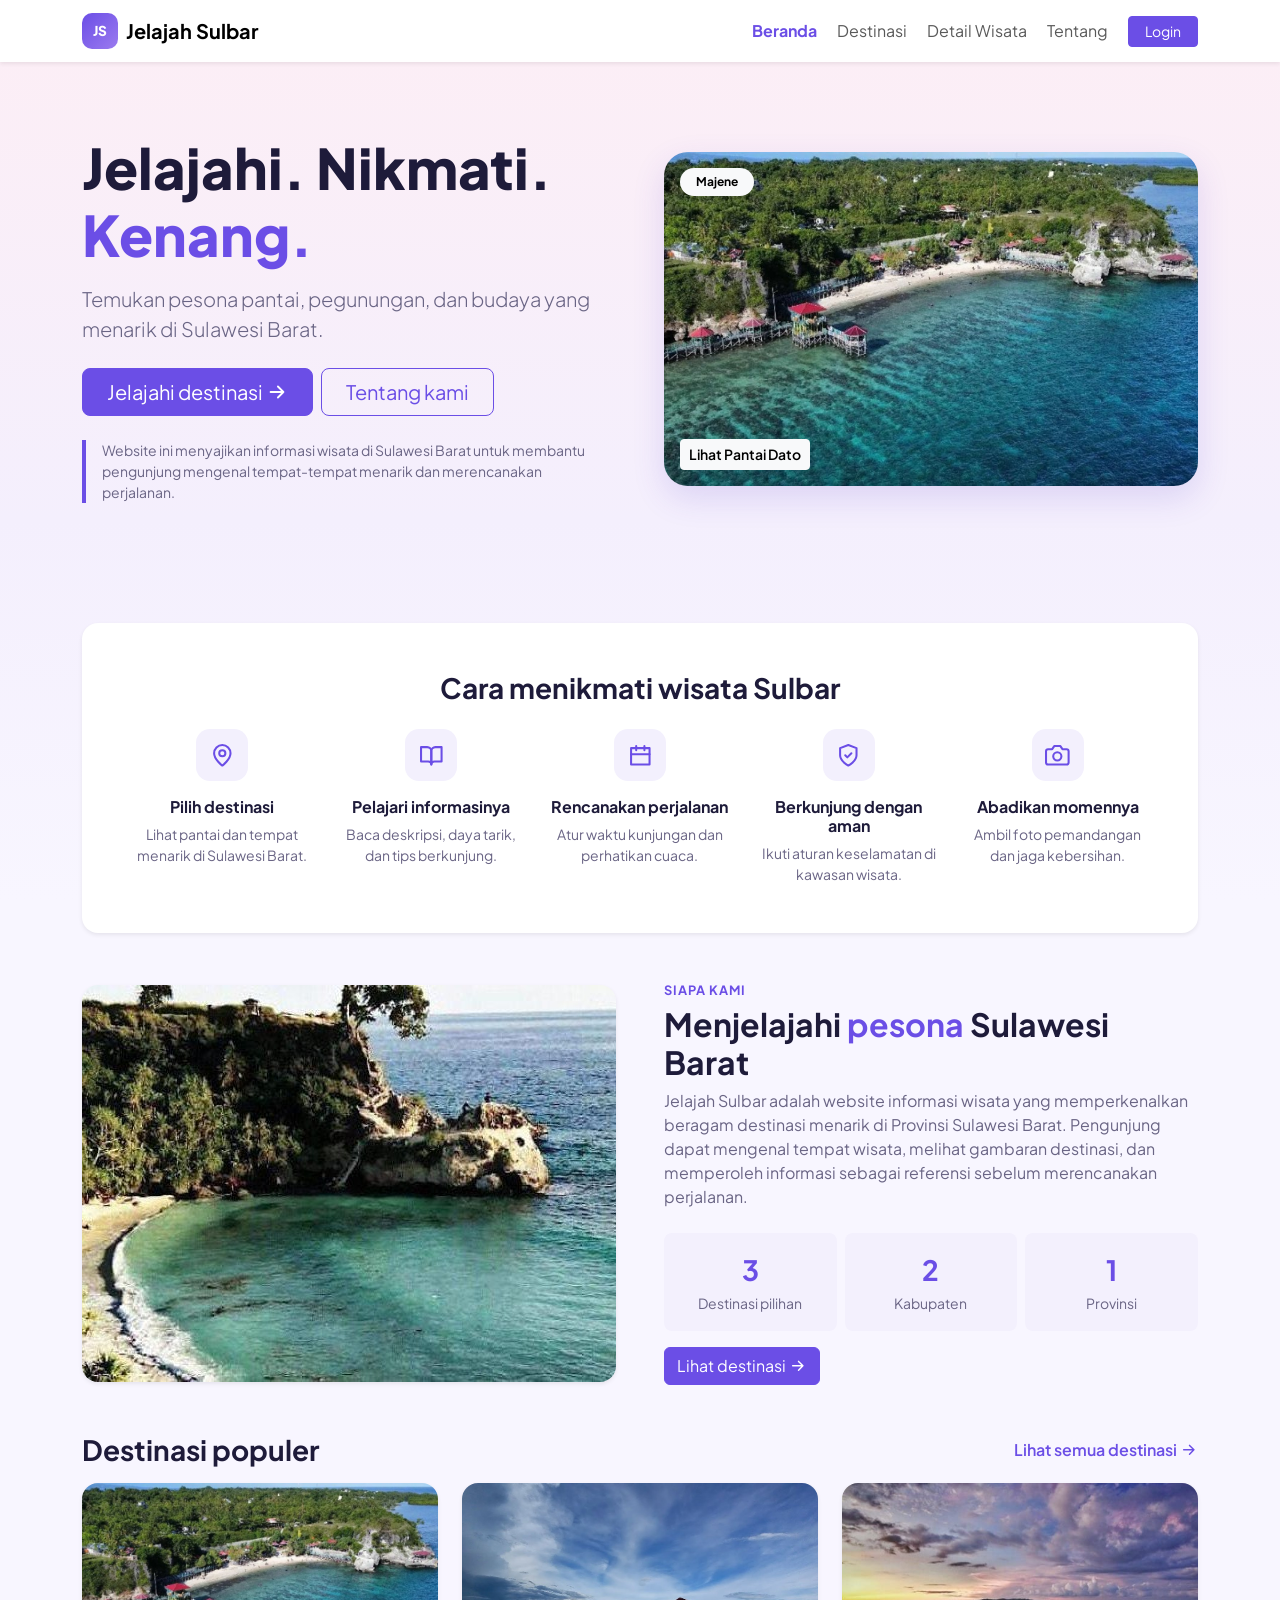
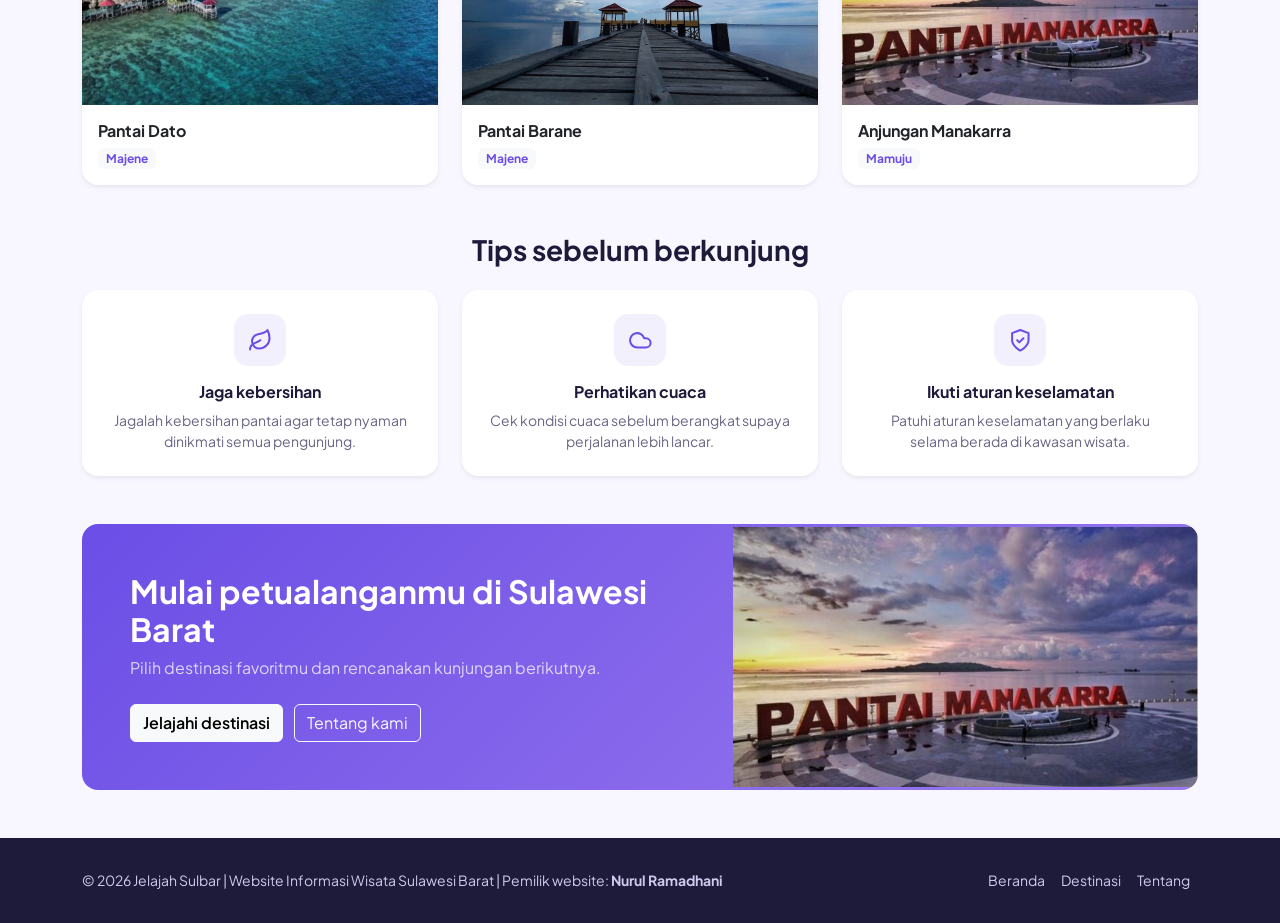
<file: index.html>
<!DOCTYPE html>
<html lang="id">
<head>
    <meta charset="UTF-8">
    <meta name="viewport" content="width=device-width, initial-scale=1">
    <title>Jelajah Sulbar | Wisata Sulawesi Barat</title>
    <link rel="preconnect" href="https://fonts.googleapis.com">
    <link rel="preconnect" href="https://fonts.gstatic.com" crossorigin>
    <link href="https://fonts.googleapis.com/css2?family=Plus+Jakarta+Sans:wght@400;500;600;700;800&display=swap" rel="stylesheet">
    <link href="https://cdn.jsdelivr.net/npm/bootstrap@5.3.3/dist/css/bootstrap.min.css" rel="stylesheet">
    <link rel="stylesheet" href="css/style.css">
</head>
<body class="d-flex flex-column min-vh-100">
    <nav class="navbar navbar-expand-lg bg-white sticky-top shadow-sm">
        <div class="container">
            <a class="navbar-brand d-flex align-items-center gap-2 fw-bold" href="index.html">
                <span class="brand-ikon">JS</span> Jelajah Sulbar
            </a>
            <button class="navbar-toggler" type="button" data-bs-toggle="collapse" data-bs-target="#menuNav"
                    aria-controls="menuNav" aria-expanded="false" aria-label="Buka menu navigasi">
                <span class="navbar-toggler-icon"></span>
            </button>
            <div class="collapse navbar-collapse" id="menuNav">
                <ul class="navbar-nav ms-auto align-items-lg-center gap-lg-1">
                    <li class="nav-item"><a class="nav-link active" aria-current="page" href="index.html">Beranda</a></li>
                    <li class="nav-item"><a class="nav-link" href="destinasi.html">Destinasi</a></li>
                    <li class="nav-item"><a class="nav-link" href="detail.html">Detail Wisata</a></li>
                    <li class="nav-item"><a class="nav-link" href="tentang.html">Tentang</a></li>
                    <li class="nav-item ms-lg-2"><a class="btn btn-primary btn-sm px-3" href="login.html">Login</a></li>
                </ul>
            </div>
        </div>
    </nav>

    <main>
        <!-- HERO -->
        <section class="hero py-5">
            <div class="container py-lg-4">
                <div class="row align-items-center g-4 g-lg-5">
                    <div class="col-lg-6 order-2 order-lg-1">
                        <h1 class="display-4 fw-extrabold mb-3">Jelajahi. Nikmati. <span class="aksen">Kenang.</span></h1>
                        <p class="lead text-secondary mb-4">Temukan pesona pantai, pegunungan, dan budaya yang menarik di Sulawesi Barat.</p>
                        <div class="d-flex flex-wrap gap-2 mb-4">
                            <a class="btn btn-primary btn-lg px-4" href="destinasi.html">Jelajahi destinasi <svg class="ikon" viewBox="0 0 24 24" aria-hidden="true"><path d="M5 12h14M13 6l6 6-6 6"/></svg></a>
                            <a class="btn btn-outline-primary btn-lg px-4" href="tentang.html">Tentang kami</a>
                        </div>
                        <blockquote class="border-start border-4 border-primary ps-3 text-secondary small mb-0">
                            Website ini menyajikan informasi wisata di Sulawesi Barat untuk membantu pengunjung
                            mengenal tempat-tempat menarik dan merencanakan perjalanan.
                        </blockquote>
                    </div>
                    <div class="col-lg-6 order-1 order-lg-2">
                        <figure class="hero-foto position-relative mb-0">
                            <img src="gambar/pantai-dato-udara.jpg" class="img-fluid w-100" alt="Pemandangan udara Pantai Dato di Majene">
                            <span class="badge rounded-pill text-bg-light position-absolute top-0 start-0 m-3 px-3 py-2">Majene</span>
                            <a class="btn btn-light btn-sm position-absolute bottom-0 start-0 m-3 fw-semibold" href="detail.html?id=dato">Lihat Pantai Dato</a>
                        </figure>
                    </div>
                </div>
            </div>
        </section>

        <div class="container">

            <!-- ALUR -->
            <section class="bagian" aria-labelledby="judulAlur">
                <div class="card border-0 shadow-sm">
                    <div class="card-body p-4 p-lg-5">
                        <h2 class="h3 fw-bold text-center mb-4" id="judulAlur">Cara menikmati wisata Sulbar</h2>
                        <div class="row g-4 justify-content-center">
                    <div class="col-6 col-md-4 col-lg">
                        <div class="text-center">
                            <span class="ikon-kotak mx-auto mb-3"><svg class="ikon" viewBox="0 0 24 24" aria-hidden="true"><path d="M20 10c0 6-8 12-8 12S4 16 4 10a8 8 0 0 1 16 0Z"/><circle cx="12" cy="10" r="3"/></svg></span>
                            <h3 class="h6 fw-bold">Pilih destinasi</h3>
                            <p class="small text-secondary mb-0">Lihat pantai dan tempat menarik di Sulawesi Barat.</p>
                        </div>
                    </div>
                    <div class="col-6 col-md-4 col-lg">
                        <div class="text-center">
                            <span class="ikon-kotak mx-auto mb-3"><svg class="ikon" viewBox="0 0 24 24" aria-hidden="true"><path d="M2 4h6a4 4 0 0 1 4 4v13a3 3 0 0 0-3-3H2z"/><path d="M22 4h-6a4 4 0 0 0-4 4v13a3 3 0 0 1 3-3h7z"/></svg></span>
                            <h3 class="h6 fw-bold">Pelajari informasinya</h3>
                            <p class="small text-secondary mb-0">Baca deskripsi, daya tarik, dan tips berkunjung.</p>
                        </div>
                    </div>
                    <div class="col-6 col-md-4 col-lg">
                        <div class="text-center">
                            <span class="ikon-kotak mx-auto mb-3"><svg class="ikon" viewBox="0 0 24 24" aria-hidden="true"><path d="M3 5h18v16H3z"/><path d="M16 3v4M8 3v4M3 11h18"/></svg></span>
                            <h3 class="h6 fw-bold">Rencanakan perjalanan</h3>
                            <p class="small text-secondary mb-0">Atur waktu kunjungan dan perhatikan cuaca.</p>
                        </div>
                    </div>
                    <div class="col-6 col-md-4 col-lg">
                        <div class="text-center">
                            <span class="ikon-kotak mx-auto mb-3"><svg class="ikon" viewBox="0 0 24 24" aria-hidden="true"><path d="M12 22s8-4 8-10V5l-8-3-8 3v7c0 6 8 10 8 10Z"/><path d="m9 12 2 2 4-4"/></svg></span>
                            <h3 class="h6 fw-bold">Berkunjung dengan aman</h3>
                            <p class="small text-secondary mb-0">Ikuti aturan keselamatan di kawasan wisata.</p>
                        </div>
                    </div>
                    <div class="col-6 col-md-4 col-lg">
                        <div class="text-center">
                            <span class="ikon-kotak mx-auto mb-3"><svg class="ikon" viewBox="0 0 24 24" aria-hidden="true"><path d="M23 19a2 2 0 0 1-2 2H3a2 2 0 0 1-2-2V8a2 2 0 0 1 2-2h4l2-3h6l2 3h4a2 2 0 0 1 2 2z"/><circle cx="12" cy="13" r="4"/></svg></span>
                            <h3 class="h6 fw-bold">Abadikan momennya</h3>
                            <p class="small text-secondary mb-0">Ambil foto pemandangan dan jaga kebersihan.</p>
                        </div>
                    </div>
                        </div>
                    </div>
                </div>
            </section>

            <!-- SIAPA KAMI -->
            <section class="bagian" aria-labelledby="judulKami">
                <div class="row align-items-center g-4 g-lg-5">
                    <div class="col-md-6">
                        <img src="gambar/pantai-dato-2.jpg" class="img-fluid rounded-4 shadow-sm w-100" alt="Tebing dan teluk kecil di Pantai Dato" loading="lazy">
                    </div>
                    <div class="col-md-6">
                        <p class="label-kecil mb-1">Siapa kami</p>
                        <h2 class="h2 fw-bold" id="judulKami">Menjelajahi <span class="aksen">pesona</span> Sulawesi Barat</h2>
                        <p class="text-secondary">
                            Jelajah Sulbar adalah website informasi wisata yang memperkenalkan beragam destinasi
                            menarik di Provinsi Sulawesi Barat. Pengunjung dapat mengenal tempat wisata, melihat
                            gambaran destinasi, dan memperoleh informasi sebagai referensi sebelum merencanakan perjalanan.
                        </p>
                        <div class="row text-center g-2 my-3">
                            <div class="col-4"><div class="statistik p-3 rounded-3"><strong class="d-block fs-3">3</strong><span class="small">Destinasi pilihan</span></div></div>
                            <div class="col-4"><div class="statistik p-3 rounded-3"><strong class="d-block fs-3">2</strong><span class="small">Kabupaten</span></div></div>
                            <div class="col-4"><div class="statistik p-3 rounded-3"><strong class="d-block fs-3">1</strong><span class="small">Provinsi</span></div></div>
                        </div>
                        <a class="btn btn-primary" href="destinasi.html">Lihat destinasi <svg class="ikon" viewBox="0 0 24 24" aria-hidden="true"><path d="M5 12h14M13 6l6 6-6 6"/></svg></a>
                    </div>
                </div>
            </section>

            <!-- DESTINASI POPULER -->
            <section class="bagian" aria-labelledby="judulPopuler">
                <div class="d-flex flex-wrap justify-content-between align-items-center mb-3 gap-2">
                    <h2 class="h3 fw-bold mb-0" id="judulPopuler">Destinasi populer</h2>
                    <a class="tautan-panah fw-semibold" href="destinasi.html">Lihat semua destinasi <svg class="ikon" viewBox="0 0 24 24" aria-hidden="true"><path d="M5 12h14M13 6l6 6-6 6"/></svg></a>
                </div>
                <div class="row g-4">
                    <div class="col-12 col-sm-6 col-lg-4">
                        <a class="card h-100 border-0 shadow-sm kartu-tautan text-decoration-none" href="detail.html?id=dato">
                            <img src="gambar/pantai-dato-udara.jpg" class="card-img-top" alt="Pantai Dato" loading="lazy">
                            <div class="card-body">
                                <h3 class="h6 fw-bold text-body mb-1">Pantai Dato</h3>
                                <span class="badge text-bg-light text-primary">Majene</span>
                            </div>
                        </a>
                    </div>
                    <div class="col-12 col-sm-6 col-lg-4">
                        <a class="card h-100 border-0 shadow-sm kartu-tautan text-decoration-none" href="detail.html?id=barane">
                            <img src="gambar/pantai-barane.jpg" class="card-img-top" alt="Pantai Barane" loading="lazy">
                            <div class="card-body">
                                <h3 class="h6 fw-bold text-body mb-1">Pantai Barane</h3>
                                <span class="badge text-bg-light text-primary">Majene</span>
                            </div>
                        </a>
                    </div>
                    <div class="col-12 col-sm-6 col-lg-4">
                        <a class="card h-100 border-0 shadow-sm kartu-tautan text-decoration-none" href="detail.html?id=manakarra">
                            <img src="gambar/anjungan-manakarra.jpg" class="card-img-top" alt="Anjungan Manakarra" loading="lazy">
                            <div class="card-body">
                                <h3 class="h6 fw-bold text-body mb-1">Anjungan Manakarra</h3>
                                <span class="badge text-bg-light text-primary">Mamuju</span>
                            </div>
                        </a>
                    </div>
                </div>
            </section>

            <!-- TIPS -->
            <section class="bagian" aria-labelledby="judulTips">
                <h2 class="h3 fw-bold text-center mb-4" id="judulTips">Tips sebelum berkunjung</h2>
                <div class="row g-4">
                    <div class="col-12 col-md-4">
                        <div class="card h-100 border-0 shadow-sm">
                            <div class="card-body text-center p-4">
                                <span class="ikon-kotak mx-auto mb-3"><svg class="ikon" viewBox="0 0 24 24" aria-hidden="true"><path d="M11 20A7 7 0 0 1 9.8 6.1C15.5 5 17 4.5 19 2c1 2 2 4.2 2 8 0 5.5-4.8 10-10 10Z"/><path d="M2 21c0-3 1.9-5.4 5.1-6.5C9 13.8 11 13 12 12"/></svg></span>
                                <h3 class="h6 fw-bold">Jaga kebersihan</h3>
                                <p class="small text-secondary mb-0">Jagalah kebersihan pantai agar tetap nyaman dinikmati semua pengunjung.</p>
                            </div>
                        </div>
                    </div>
                    <div class="col-12 col-md-4">
                        <div class="card h-100 border-0 shadow-sm">
                            <div class="card-body text-center p-4">
                                <span class="ikon-kotak mx-auto mb-3"><svg class="ikon" viewBox="0 0 24 24" aria-hidden="true"><path d="M17.5 19H9a7 7 0 1 1 6.7-9h1.8a4.5 4.5 0 1 1 0 9Z"/></svg></span>
                                <h3 class="h6 fw-bold">Perhatikan cuaca</h3>
                                <p class="small text-secondary mb-0">Cek kondisi cuaca sebelum berangkat supaya perjalanan lebih lancar.</p>
                            </div>
                        </div>
                    </div>
                    <div class="col-12 col-md-4">
                        <div class="card h-100 border-0 shadow-sm">
                            <div class="card-body text-center p-4">
                                <span class="ikon-kotak mx-auto mb-3"><svg class="ikon" viewBox="0 0 24 24" aria-hidden="true"><path d="M12 22s8-4 8-10V5l-8-3-8 3v7c0 6 8 10 8 10Z"/><path d="m9 12 2 2 4-4"/></svg></span>
                                <h3 class="h6 fw-bold">Ikuti aturan keselamatan</h3>
                                <p class="small text-secondary mb-0">Patuhi aturan keselamatan yang berlaku selama berada di kawasan wisata.</p>
                            </div>
                        </div>
                    </div>
                </div>
            </section>

            <!-- CTA -->
            <section class="bagian" aria-labelledby="judulCta">
                <div class="cta rounded-4 overflow-hidden">
                    <div class="row g-0 align-items-center">
                        <div class="col-md-7 p-4 p-lg-5">
                            <h2 class="h2 fw-bold" id="judulCta">Mulai petualanganmu di Sulawesi Barat</h2>
                            <p class="mb-4 opacity-75">Pilih destinasi favoritmu dan rencanakan kunjungan berikutnya.</p>
                            <a class="btn btn-light me-2 fw-semibold" href="destinasi.html">Jelajahi destinasi</a>
                            <a class="btn btn-outline-light" href="tentang.html">Tentang kami</a>
                        </div>
                        <div class="col-md-5 d-none d-md-block">
                            <img src="gambar/anjungan-manakarra.jpg" class="w-100 h-100 object-fit-cover cta-foto" alt="Matahari terbenam di Anjungan Manakarra, Mamuju" loading="lazy">
                        </div>
                    </div>
                </div>
            </section>
        </div>
    </main>

    <footer class="footer-situs mt-auto py-4">
        <div class="container d-flex flex-column flex-md-row justify-content-between align-items-center gap-2">
            <p class="mb-0 small">&copy; 2026 Jelajah Sulbar | Website Informasi Wisata Sulawesi Barat<br class="d-md-none"><span class="d-none d-md-inline"> | </span>Pemilik website: <strong>Nurul Ramadhani</strong></p>
            <ul class="nav small">
                <li class="nav-item"><a class="nav-link px-2" href="index.html">Beranda</a></li>
                <li class="nav-item"><a class="nav-link px-2" href="destinasi.html">Destinasi</a></li>
                <li class="nav-item"><a class="nav-link px-2" href="tentang.html">Tentang</a></li>
            </ul>
        </div>
    </footer>

    <script src="https://cdn.jsdelivr.net/npm/bootstrap@5.3.3/dist/js/bootstrap.bundle.min.js"></script>
</body>
</html>
</file>
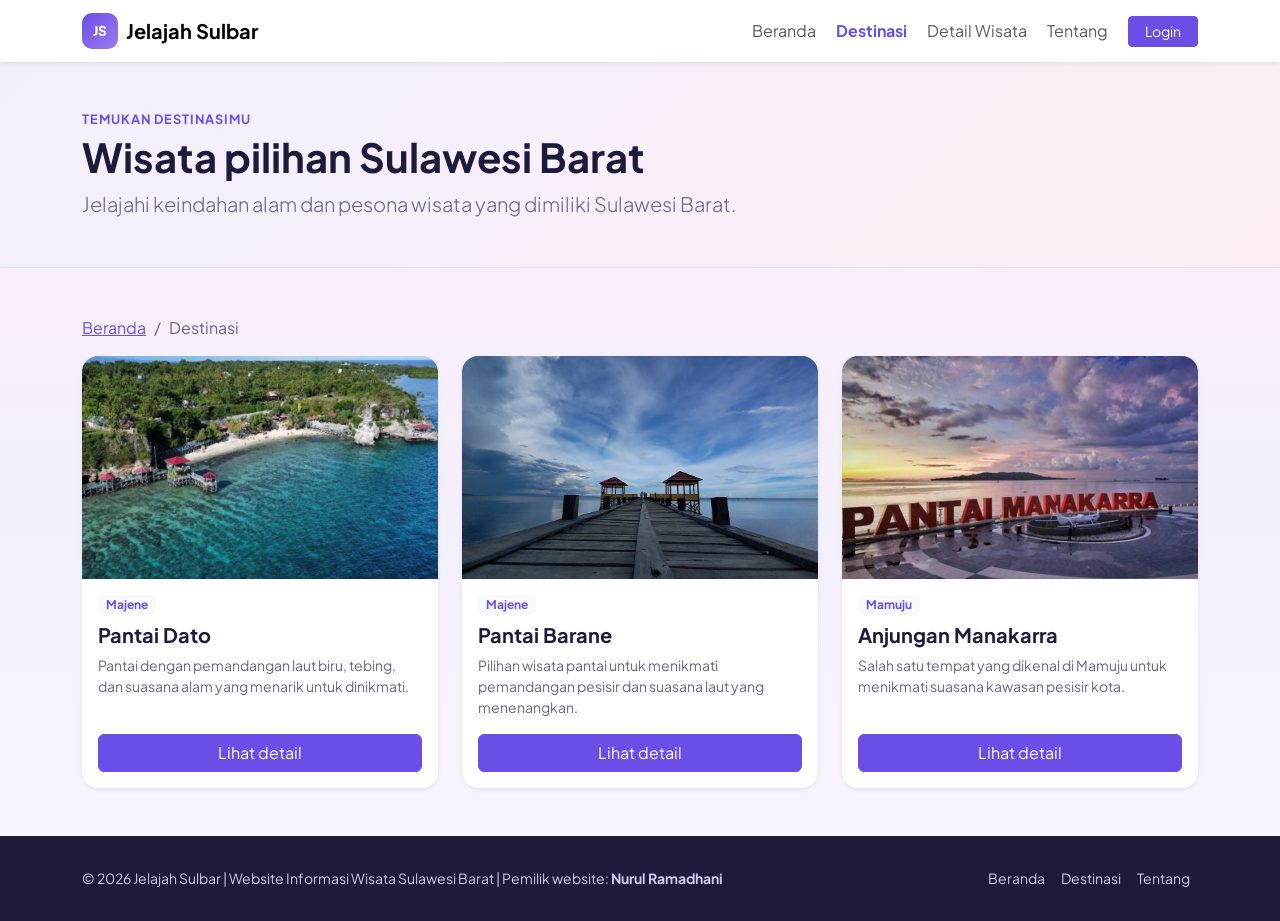
<file: destinasi.html>
<!DOCTYPE html>
<html lang="id">
<head>
    <meta charset="UTF-8">
    <meta name="viewport" content="width=device-width, initial-scale=1">
    <title>Destinasi Wisata | Jelajah Sulbar</title>
    <link rel="preconnect" href="https://fonts.googleapis.com">
    <link rel="preconnect" href="https://fonts.gstatic.com" crossorigin>
    <link href="https://fonts.googleapis.com/css2?family=Plus+Jakarta+Sans:wght@400;500;600;700;800&display=swap" rel="stylesheet">
    <link href="https://cdn.jsdelivr.net/npm/bootstrap@5.3.3/dist/css/bootstrap.min.css" rel="stylesheet">
    <link rel="stylesheet" href="css/style.css">
</head>
<body class="d-flex flex-column min-vh-100">
    <nav class="navbar navbar-expand-lg bg-white sticky-top shadow-sm">
        <div class="container">
            <a class="navbar-brand d-flex align-items-center gap-2 fw-bold" href="index.html">
                <span class="brand-ikon">JS</span> Jelajah Sulbar
            </a>
            <button class="navbar-toggler" type="button" data-bs-toggle="collapse" data-bs-target="#menuNav"
                    aria-controls="menuNav" aria-expanded="false" aria-label="Buka menu navigasi">
                <span class="navbar-toggler-icon"></span>
            </button>
            <div class="collapse navbar-collapse" id="menuNav">
                <ul class="navbar-nav ms-auto align-items-lg-center gap-lg-1">
                    <li class="nav-item"><a class="nav-link" href="index.html">Beranda</a></li>
                    <li class="nav-item"><a class="nav-link active" aria-current="page" href="destinasi.html">Destinasi</a></li>
                    <li class="nav-item"><a class="nav-link" href="detail.html">Detail Wisata</a></li>
                    <li class="nav-item"><a class="nav-link" href="tentang.html">Tentang</a></li>
                    <li class="nav-item ms-lg-2"><a class="btn btn-primary btn-sm px-3" href="login.html">Login</a></li>
                </ul>
            </div>
        </div>
    </nav>

    <main>
        <header class="judul-halaman py-5">
            <div class="container">
                <p class="label-kecil mb-1">Temukan destinasimu</p>
                <h1 class="fw-bold display-6">Wisata pilihan Sulawesi Barat</h1>
                <p class="lead mb-0 text-secondary">Jelajahi keindahan alam dan pesona wisata yang dimiliki Sulawesi Barat.</p>
            </div>
        </header>

        <div class="container bagian">
            <nav aria-label="breadcrumb">
                <ol class="breadcrumb">
                    <li class="breadcrumb-item"><a href="index.html">Beranda</a></li>
                    <li class="breadcrumb-item active" aria-current="page">Destinasi</li>
                </ol>
            </nav>
            <div class="row g-4">
                <div class="col-12 col-md-6 col-lg-4">
                    <article class="card h-100 border-0 shadow-sm kartu-wisata">
                        <img src="gambar/pantai-dato-udara.jpg" class="card-img-top" alt="Pemandangan Pantai Dato" loading="lazy">
                        <div class="card-body d-flex flex-column">
                            <span class="badge text-bg-light text-primary align-self-start mb-2">Majene</span>
                            <h2 class="h5 fw-bold">Pantai Dato</h2>
                            <p class="text-secondary small flex-grow-1">Pantai dengan pemandangan laut biru, tebing, dan suasana alam yang menarik untuk dinikmati.</p>
                            <a class="btn btn-primary" href="detail.html?id=dato">Lihat detail</a>
                        </div>
                    </article>
                </div>
                <div class="col-12 col-md-6 col-lg-4">
                    <article class="card h-100 border-0 shadow-sm kartu-wisata">
                        <img src="gambar/pantai-barane.jpg" class="card-img-top" alt="Pemandangan Pantai Barane" loading="lazy">
                        <div class="card-body d-flex flex-column">
                            <span class="badge text-bg-light text-primary align-self-start mb-2">Majene</span>
                            <h2 class="h5 fw-bold">Pantai Barane</h2>
                            <p class="text-secondary small flex-grow-1">Pilihan wisata pantai untuk menikmati pemandangan pesisir dan suasana laut yang menenangkan.</p>
                            <a class="btn btn-primary" href="detail.html?id=barane">Lihat detail</a>
                        </div>
                    </article>
                </div>
                <div class="col-12 col-md-6 col-lg-4">
                    <article class="card h-100 border-0 shadow-sm kartu-wisata">
                        <img src="gambar/anjungan-manakarra.jpg" class="card-img-top" alt="Pemandangan Anjungan Manakarra" loading="lazy">
                        <div class="card-body d-flex flex-column">
                            <span class="badge text-bg-light text-primary align-self-start mb-2">Mamuju</span>
                            <h2 class="h5 fw-bold">Anjungan Manakarra</h2>
                            <p class="text-secondary small flex-grow-1">Salah satu tempat yang dikenal di Mamuju untuk menikmati suasana kawasan pesisir kota.</p>
                            <a class="btn btn-primary" href="detail.html?id=manakarra">Lihat detail</a>
                        </div>
                    </article>
                </div>
            </div>
        </div>
    </main>

    <footer class="footer-situs mt-auto py-4">
        <div class="container d-flex flex-column flex-md-row justify-content-between align-items-center gap-2">
            <p class="mb-0 small">&copy; 2026 Jelajah Sulbar | Website Informasi Wisata Sulawesi Barat<br class="d-md-none"><span class="d-none d-md-inline"> | </span>Pemilik website: <strong>Nurul Ramadhani</strong></p>
            <ul class="nav small">
                <li class="nav-item"><a class="nav-link px-2" href="index.html">Beranda</a></li>
                <li class="nav-item"><a class="nav-link px-2" href="destinasi.html">Destinasi</a></li>
                <li class="nav-item"><a class="nav-link px-2" href="tentang.html">Tentang</a></li>
            </ul>
        </div>
    </footer>

    <script src="https://cdn.jsdelivr.net/npm/bootstrap@5.3.3/dist/js/bootstrap.bundle.min.js"></script>
</body>
</html>
</file>
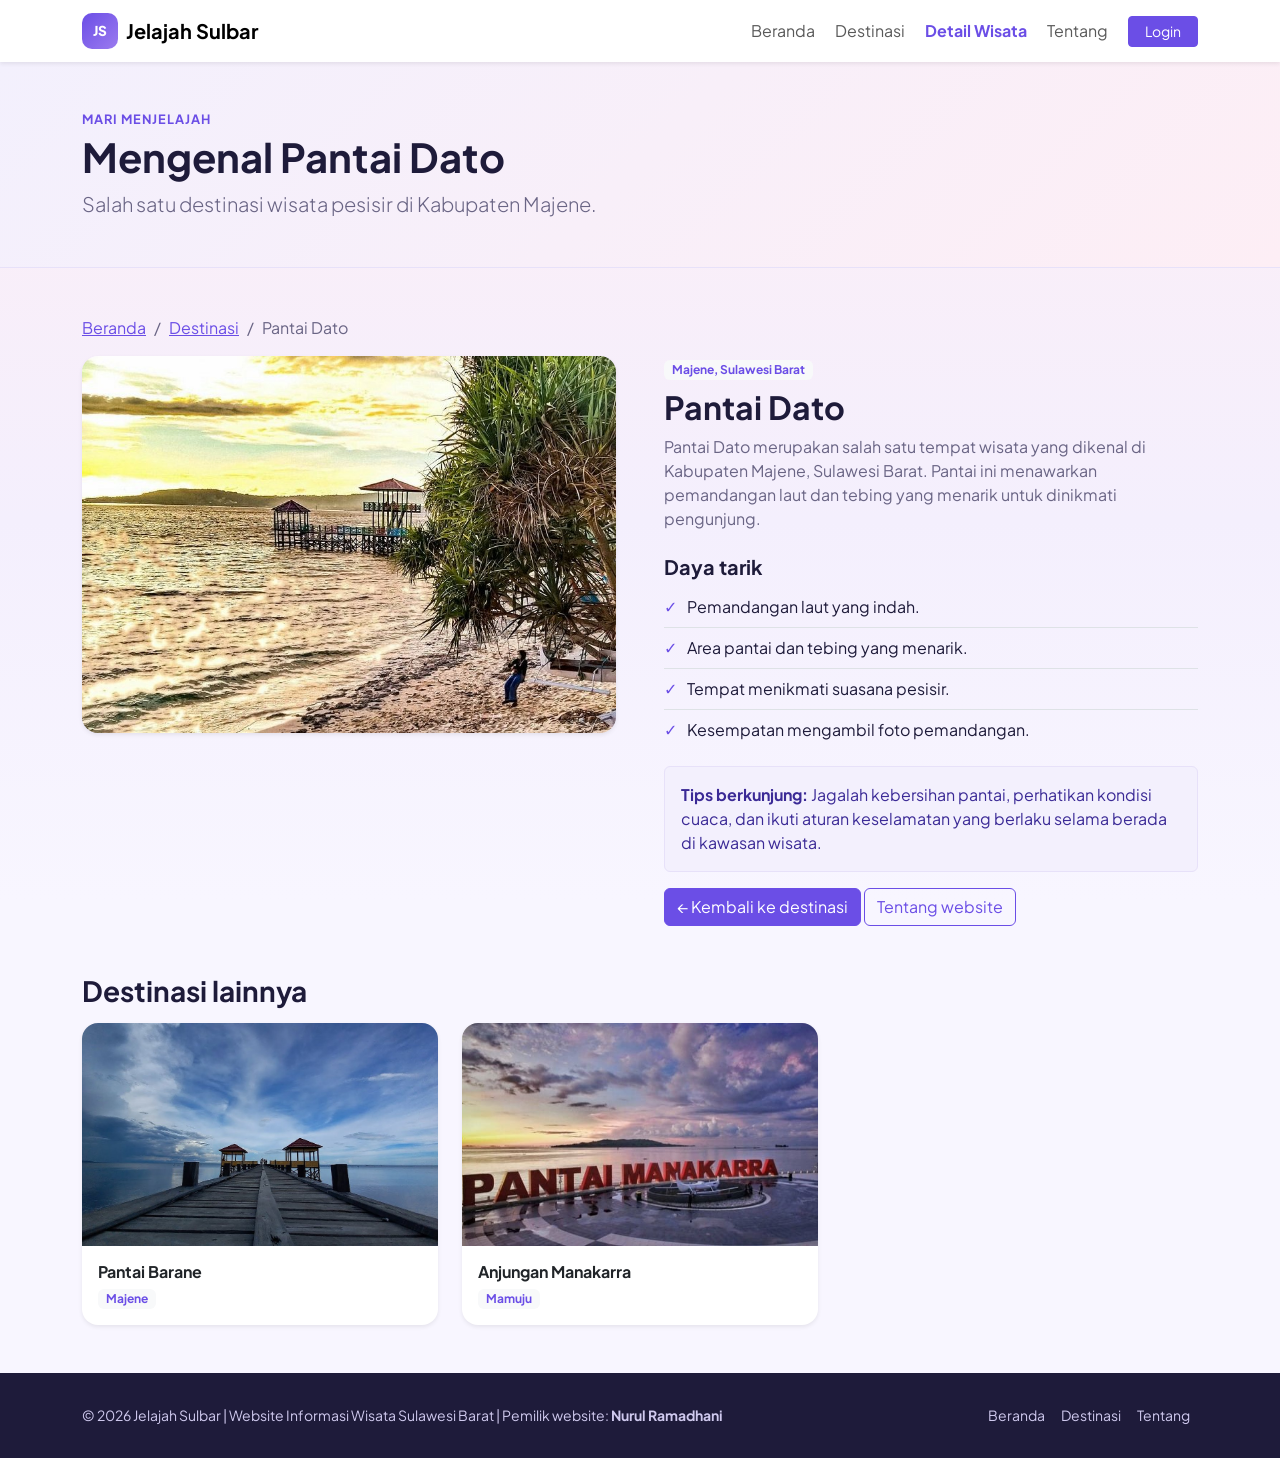
<file: detail.html>
<!DOCTYPE html>
<html lang="id">
<head>
    <meta charset="UTF-8">
    <meta name="viewport" content="width=device-width, initial-scale=1">
    <title>Detail Wisata | Jelajah Sulbar</title>
    <link rel="preconnect" href="https://fonts.googleapis.com">
    <link rel="preconnect" href="https://fonts.gstatic.com" crossorigin>
    <link href="https://fonts.googleapis.com/css2?family=Plus+Jakarta+Sans:wght@400;500;600;700;800&display=swap" rel="stylesheet">
    <link href="https://cdn.jsdelivr.net/npm/bootstrap@5.3.3/dist/css/bootstrap.min.css" rel="stylesheet">
    <link rel="stylesheet" href="css/style.css">
</head>
<body class="d-flex flex-column min-vh-100">
    <nav class="navbar navbar-expand-lg bg-white sticky-top shadow-sm">
        <div class="container">
            <a class="navbar-brand d-flex align-items-center gap-2 fw-bold" href="index.html">
                <span class="brand-ikon">JS</span> Jelajah Sulbar
            </a>
            <button class="navbar-toggler" type="button" data-bs-toggle="collapse" data-bs-target="#menuNav"
                    aria-controls="menuNav" aria-expanded="false" aria-label="Buka menu navigasi">
                <span class="navbar-toggler-icon"></span>
            </button>
            <div class="collapse navbar-collapse" id="menuNav">
                <ul class="navbar-nav ms-auto align-items-lg-center gap-lg-1">
                    <li class="nav-item"><a class="nav-link" href="index.html">Beranda</a></li>
                    <li class="nav-item"><a class="nav-link" href="destinasi.html">Destinasi</a></li>
                    <li class="nav-item"><a class="nav-link active" aria-current="page" href="detail.html">Detail Wisata</a></li>
                    <li class="nav-item"><a class="nav-link" href="tentang.html">Tentang</a></li>
                    <li class="nav-item ms-lg-2"><a class="btn btn-primary btn-sm px-3" href="login.html">Login</a></li>
                </ul>
            </div>
        </div>
    </nav>

    <main>
        <header class="judul-halaman py-5">
            <div class="container">
                <p class="label-kecil mb-1">Mari menjelajah</p>
                <h1 class="fw-bold display-6" id="detailJudul">Mengenal Pantai Dato</h1>
                <p class="lead mb-0 text-secondary" id="detailRingkas">Salah satu destinasi wisata pesisir di Kabupaten Majene.</p>
            </div>
        </header>

        <div class="container bagian">
            <nav aria-label="breadcrumb">
                <ol class="breadcrumb">
                    <li class="breadcrumb-item"><a href="index.html">Beranda</a></li>
                    <li class="breadcrumb-item"><a href="destinasi.html">Destinasi</a></li>
                    <li class="breadcrumb-item active" aria-current="page" id="detailCrumb">Pantai Dato</li>
                </ol>
            </nav>

            <section class="row g-4 g-lg-5 mb-5">
                <div class="col-lg-6">
                    <img id="detailFoto" src="gambar/pantai-dato.jpg" class="img-fluid rounded-4 shadow-sm w-100" alt="Pemandangan Pantai Dato di Majene">
                </div>
                <div class="col-lg-6">
                    <span class="badge text-bg-light text-primary mb-2" id="detailLokasi">Majene, Sulawesi Barat</span>
                    <h2 class="fw-bold" id="detailNama">Pantai Dato</h2>
                    <p class="text-secondary" id="detailDeskripsi"></p>

                    <h3 class="h5 fw-bold mt-4">Daya tarik</h3>
                    <ul class="list-group list-group-flush mb-3" id="detailDayaTarik"></ul>

                    <div class="alert alert-primary" role="note">
                        <strong>Tips berkunjung:</strong> Jagalah kebersihan pantai, perhatikan kondisi cuaca,
                        dan ikuti aturan keselamatan yang berlaku selama berada di kawasan wisata.
                    </div>

                    <a href="destinasi.html" class="btn btn-primary">&larr; Kembali ke destinasi</a>
                    <a href="tentang.html" class="btn btn-outline-primary">Tentang website</a>
                </div>
            </section>

            <section aria-labelledby="judulLain">
                <h2 class="h3 fw-bold mb-3" id="judulLain">Destinasi lainnya</h2>
                <div class="row g-4" id="detailLainnya"></div>
            </section>
        </div>
    </main>

    <footer class="footer-situs mt-auto py-4">
        <div class="container d-flex flex-column flex-md-row justify-content-between align-items-center gap-2">
            <p class="mb-0 small">&copy; 2026 Jelajah Sulbar | Website Informasi Wisata Sulawesi Barat<br class="d-md-none"><span class="d-none d-md-inline"> | </span>Pemilik website: <strong>Nurul Ramadhani</strong></p>
            <ul class="nav small">
                <li class="nav-item"><a class="nav-link px-2" href="index.html">Beranda</a></li>
                <li class="nav-item"><a class="nav-link px-2" href="destinasi.html">Destinasi</a></li>
                <li class="nav-item"><a class="nav-link px-2" href="tentang.html">Tentang</a></li>
            </ul>
        </div>
    </footer>

    <script src="https://cdn.jsdelivr.net/npm/bootstrap@5.3.3/dist/js/bootstrap.bundle.min.js"></script>
    <script src="detail.js"></script>
</body>
</html>
</file>
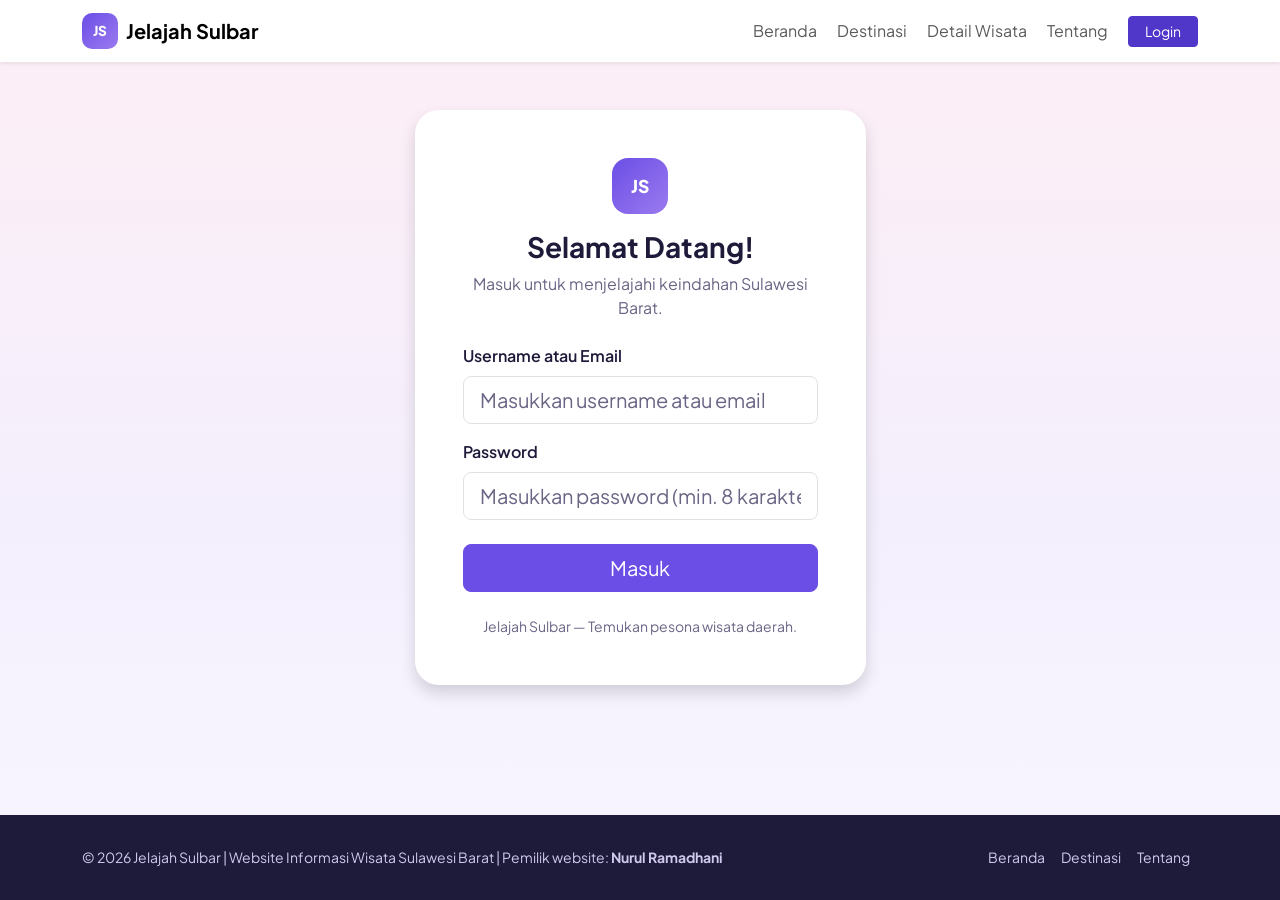
<file: login.html>
<!DOCTYPE html>
<html lang="id">
<head>
    <meta charset="UTF-8">
    <meta name="viewport" content="width=device-width, initial-scale=1">
    <title>Login | Jelajah Sulbar</title>
    <link rel="preconnect" href="https://fonts.googleapis.com">
    <link rel="preconnect" href="https://fonts.gstatic.com" crossorigin>
    <link href="https://fonts.googleapis.com/css2?family=Plus+Jakarta+Sans:wght@400;500;600;700;800&display=swap" rel="stylesheet">
    <link href="https://cdn.jsdelivr.net/npm/bootstrap@5.3.3/dist/css/bootstrap.min.css" rel="stylesheet">
    <link rel="stylesheet" href="css/style.css">
</head>
<body class="d-flex flex-column min-vh-100">
    <nav class="navbar navbar-expand-lg bg-white sticky-top shadow-sm">
        <div class="container">
            <a class="navbar-brand d-flex align-items-center gap-2 fw-bold" href="index.html">
                <span class="brand-ikon">JS</span> Jelajah Sulbar
            </a>
            <button class="navbar-toggler" type="button" data-bs-toggle="collapse" data-bs-target="#menuNav"
                    aria-controls="menuNav" aria-expanded="false" aria-label="Buka menu navigasi">
                <span class="navbar-toggler-icon"></span>
            </button>
            <div class="collapse navbar-collapse" id="menuNav">
                <ul class="navbar-nav ms-auto align-items-lg-center gap-lg-1">
                    <li class="nav-item"><a class="nav-link" href="index.html">Beranda</a></li>
                    <li class="nav-item"><a class="nav-link" href="destinasi.html">Destinasi</a></li>
                    <li class="nav-item"><a class="nav-link" href="detail.html">Detail Wisata</a></li>
                    <li class="nav-item"><a class="nav-link" href="tentang.html">Tentang</a></li>
                    <li class="nav-item ms-lg-2"><a class="btn btn-primary btn-sm px-3 active" aria-current="page" href="login.html">Login</a></li>
                </ul>
            </div>
        </div>
    </nav>

    <main>
        <div class="container bagian">
            <div class="row justify-content-center">
                <div class="col-12 col-sm-10 col-md-8 col-lg-5">
                    <div class="card border-0 shadow login-kartu">
                        <div class="card-body p-4 p-md-5">
                            <div class="text-center mb-4">
                                <div class="brand-ikon brand-ikon-besar mx-auto mb-3">JS</div>
                                <h1 class="h3 fw-bold">Selamat Datang!</h1>
                                <p class="text-secondary mb-0">Masuk untuk menjelajahi keindahan Sulawesi Barat.</p>
                            </div>

                            <div id="pesanLogin" role="alert" aria-live="polite"></div>

                            <form id="formLogin" novalidate>
                                <div class="mb-3">
                                    <label for="username" class="form-label fw-semibold">Username atau Email</label>
                                    <input type="text" class="form-control form-control-lg" id="username"
                                           placeholder="Masukkan username atau email" autocomplete="username">
                                    <div class="invalid-feedback" id="errorUsername"></div>
                                </div>
                                <div class="mb-4">
                                    <label for="password" class="form-label fw-semibold">Password</label>
                                    <input type="password" class="form-control form-control-lg" id="password"
                                           placeholder="Masukkan password (min. 8 karakter)" autocomplete="current-password">
                                    <div class="invalid-feedback" id="errorPassword"></div>
                                </div>
                                <button type="submit" class="btn btn-primary btn-lg w-100">Masuk</button>
                            </form>

                            <p class="text-center text-secondary small mt-4 mb-0">Jelajah Sulbar &mdash; Temukan pesona wisata daerah.</p>
                        </div>
                    </div>
                </div>
            </div>
        </div>
    </main>

    <footer class="footer-situs mt-auto py-4">
        <div class="container d-flex flex-column flex-md-row justify-content-between align-items-center gap-2">
            <p class="mb-0 small">&copy; 2026 Jelajah Sulbar | Website Informasi Wisata Sulawesi Barat<br class="d-md-none"><span class="d-none d-md-inline"> | </span>Pemilik website: <strong>Nurul Ramadhani</strong></p>
            <ul class="nav small">
                <li class="nav-item"><a class="nav-link px-2" href="index.html">Beranda</a></li>
                <li class="nav-item"><a class="nav-link px-2" href="destinasi.html">Destinasi</a></li>
                <li class="nav-item"><a class="nav-link px-2" href="tentang.html">Tentang</a></li>
            </ul>
        </div>
    </footer>

    <script src="https://cdn.jsdelivr.net/npm/bootstrap@5.3.3/dist/js/bootstrap.bundle.min.js"></script>
    <script src="script.js"></script>
</body>
</html>
</file>
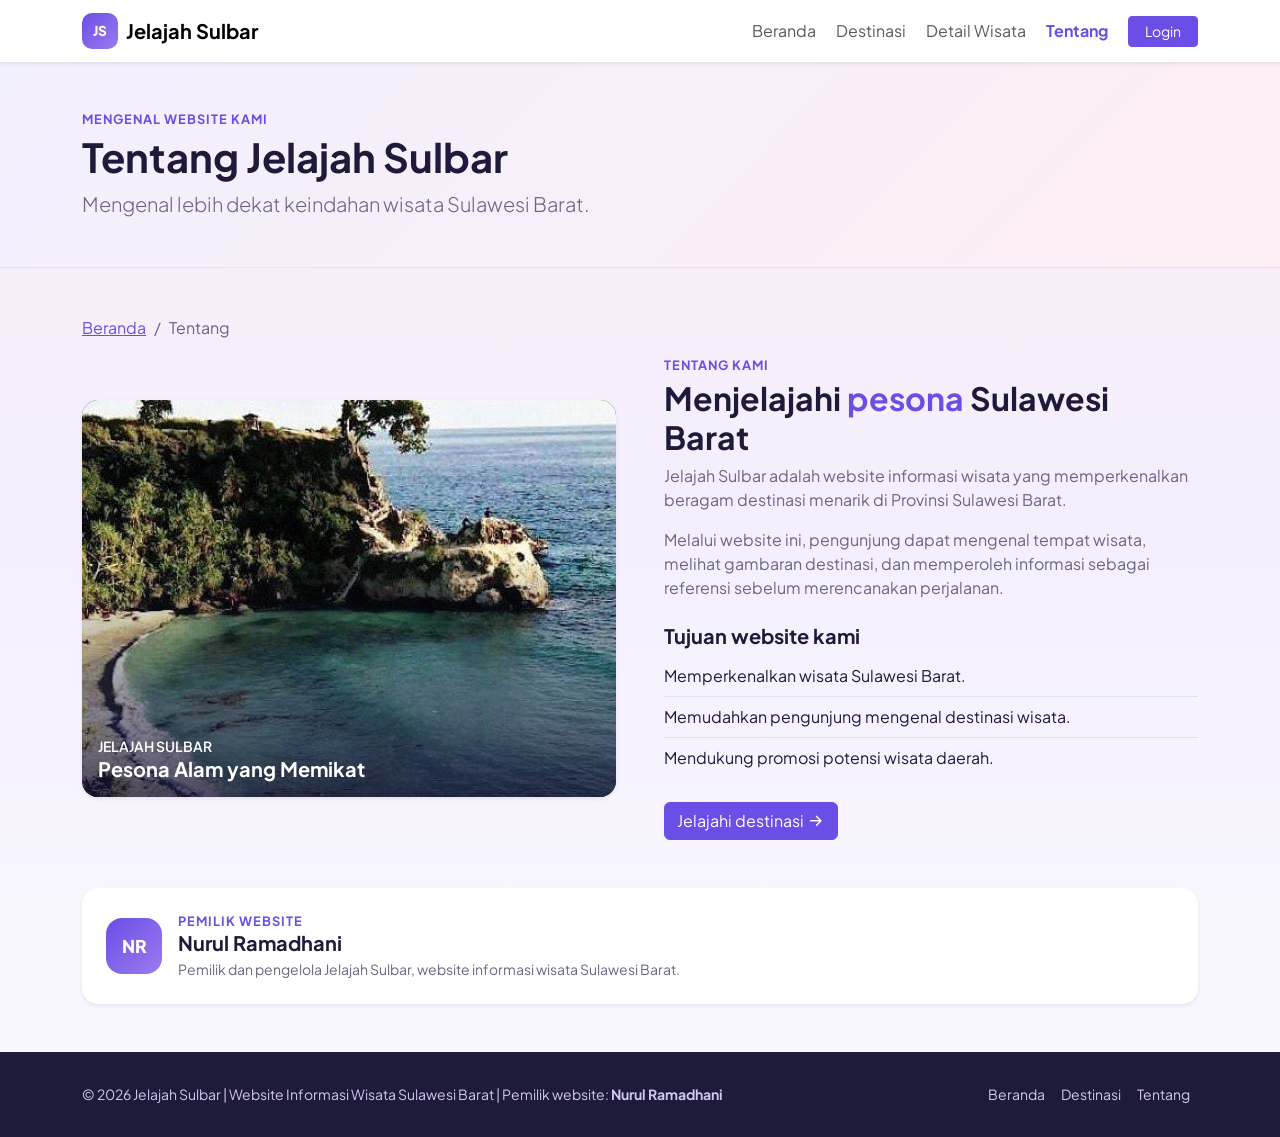
<file: tentang.html>
<!DOCTYPE html>
<html lang="id">
<head>
    <meta charset="UTF-8">
    <meta name="viewport" content="width=device-width, initial-scale=1">
    <title>Tentang | Jelajah Sulbar</title>
    <link rel="preconnect" href="https://fonts.googleapis.com">
    <link rel="preconnect" href="https://fonts.gstatic.com" crossorigin>
    <link href="https://fonts.googleapis.com/css2?family=Plus+Jakarta+Sans:wght@400;500;600;700;800&display=swap" rel="stylesheet">
    <link href="https://cdn.jsdelivr.net/npm/bootstrap@5.3.3/dist/css/bootstrap.min.css" rel="stylesheet">
    <link rel="stylesheet" href="css/style.css">
</head>
<body class="d-flex flex-column min-vh-100">
    <nav class="navbar navbar-expand-lg bg-white sticky-top shadow-sm">
        <div class="container">
            <a class="navbar-brand d-flex align-items-center gap-2 fw-bold" href="index.html">
                <span class="brand-ikon">JS</span> Jelajah Sulbar
            </a>
            <button class="navbar-toggler" type="button" data-bs-toggle="collapse" data-bs-target="#menuNav"
                    aria-controls="menuNav" aria-expanded="false" aria-label="Buka menu navigasi">
                <span class="navbar-toggler-icon"></span>
            </button>
            <div class="collapse navbar-collapse" id="menuNav">
                <ul class="navbar-nav ms-auto align-items-lg-center gap-lg-1">
                    <li class="nav-item"><a class="nav-link" href="index.html">Beranda</a></li>
                    <li class="nav-item"><a class="nav-link" href="destinasi.html">Destinasi</a></li>
                    <li class="nav-item"><a class="nav-link" href="detail.html">Detail Wisata</a></li>
                    <li class="nav-item"><a class="nav-link active" aria-current="page" href="tentang.html">Tentang</a></li>
                    <li class="nav-item ms-lg-2"><a class="btn btn-primary btn-sm px-3" href="login.html">Login</a></li>
                </ul>
            </div>
        </div>
    </nav>

    <main>
        <header class="judul-halaman py-5">
            <div class="container">
                <p class="label-kecil mb-1">Mengenal website kami</p>
                <h1 class="fw-bold display-6">Tentang Jelajah Sulbar</h1>
                <p class="lead mb-0 text-secondary">Mengenal lebih dekat keindahan wisata Sulawesi Barat.</p>
            </div>
        </header>

        <div class="container bagian">
            <nav aria-label="breadcrumb">
                <ol class="breadcrumb">
                    <li class="breadcrumb-item"><a href="index.html">Beranda</a></li>
                    <li class="breadcrumb-item active" aria-current="page">Tentang</li>
                </ol>
            </nav>
            <div class="row align-items-center g-4 g-lg-5">
                <div class="col-md-6">
                    <div class="card border-0 shadow-sm text-bg-dark overflow-hidden">
                        <img src="gambar/pantai-dato-2.jpg" class="card-img" alt="Keindahan wisata Sulawesi Barat">
                        <div class="card-img-overlay d-flex flex-column justify-content-end foto-caption">
                            <small class="fw-semibold">JELAJAH SULBAR</small>
                            <h3 class="h5 fw-bold mb-0">Pesona Alam yang Memikat</h3>
                        </div>
                    </div>
                </div>
                <div class="col-md-6">
                    <p class="label-kecil mb-1">Tentang kami</p>
                    <h2 class="fw-bold">Menjelajahi <span class="aksen">pesona</span> Sulawesi Barat</h2>
                    <p class="text-secondary">
                        Jelajah Sulbar adalah website informasi wisata yang memperkenalkan beragam destinasi
                        menarik di Provinsi Sulawesi Barat.
                    </p>
                    <p class="text-secondary">
                        Melalui website ini, pengunjung dapat mengenal tempat wisata, melihat gambaran destinasi,
                        dan memperoleh informasi sebagai referensi sebelum merencanakan perjalanan.
                    </p>
                    <h3 class="h5 fw-bold mt-4">Tujuan website kami</h3>
                    <ul class="list-group list-group-flush mb-4">
                        <li class="list-group-item bg-transparent px-0">Memperkenalkan wisata Sulawesi Barat.</li>
                        <li class="list-group-item bg-transparent px-0">Memudahkan pengunjung mengenal destinasi wisata.</li>
                        <li class="list-group-item bg-transparent px-0">Mendukung promosi potensi wisata daerah.</li>
                    </ul>
                    <a href="destinasi.html" class="btn btn-primary">Jelajahi destinasi <svg class="ikon" viewBox="0 0 24 24" aria-hidden="true"><path d="M5 12h14M13 6l6 6-6 6"/></svg></a>
                </div>
            </div>

            <section class="mt-5" aria-labelledby="judulPemilik">
                <div class="card border-0 shadow-sm">
                    <div class="card-body p-4 d-flex align-items-center gap-3">
                        <span class="brand-ikon brand-ikon-besar flex-shrink-0">NR</span>
                        <div>
                            <p class="label-kecil mb-0" id="judulPemilik">Pemilik website</p>
                            <h3 class="h5 fw-bold mb-1">Nurul Ramadhani</h3>
                            <p class="small text-secondary mb-0">Pemilik dan pengelola Jelajah Sulbar, website informasi wisata Sulawesi Barat.</p>
                        </div>
                    </div>
                </div>
            </section>
        </div>
    </main>

    <footer class="footer-situs mt-auto py-4">
        <div class="container d-flex flex-column flex-md-row justify-content-between align-items-center gap-2">
            <p class="mb-0 small">&copy; 2026 Jelajah Sulbar | Website Informasi Wisata Sulawesi Barat<br class="d-md-none"><span class="d-none d-md-inline"> | </span>Pemilik website: <strong>Nurul Ramadhani</strong></p>
            <ul class="nav small">
                <li class="nav-item"><a class="nav-link px-2" href="index.html">Beranda</a></li>
                <li class="nav-item"><a class="nav-link px-2" href="destinasi.html">Destinasi</a></li>
                <li class="nav-item"><a class="nav-link px-2" href="tentang.html">Tentang</a></li>
            </ul>
        </div>
    </footer>

    <script src="https://cdn.jsdelivr.net/npm/bootstrap@5.3.3/dist/js/bootstrap.bundle.min.js"></script>
</body>
</html>
</file>
<file: css/style.css>
/* =========================================================
   JELAJAH SULBAR — CSS tambahan di atas Bootstrap 5
   Hanya berisi tema warna (ungu) dan penyesuaian kecil.
   ========================================================= */

:root {
    --bs-primary: #6B4EE6;
    --bs-primary-rgb: 107, 78, 230;
    --bs-link-color: #6B4EE6;
    --bs-link-color-rgb: 107, 78, 230;
    --bs-link-hover-color: #5036C9;
    --bs-body-font-family: 'Plus Jakarta Sans', system-ui, sans-serif;
    --bs-body-color: #1E1B3A;
    --bs-secondary-color: #6A6585;
    --ungu-muda: #F3F0FD;
}

body {
    background: linear-gradient(180deg, #FDEEF5 0, #F4EFFD 520px, #F8F6FF 900px) no-repeat #F8F6FF;
}

.text-secondary { color: #6A6585 !important; }
.fw-extrabold { font-weight: 800; }

/* Tombol & komponen Bootstrap bertema ungu */
.btn-primary {
    --bs-btn-bg: #6B4EE6; --bs-btn-border-color: #6B4EE6;
    --bs-btn-hover-bg: #5036C9; --bs-btn-hover-border-color: #5036C9;
    --bs-btn-active-bg: #5036C9; --bs-btn-active-border-color: #5036C9;
    --bs-btn-disabled-bg: #6B4EE6; --bs-btn-disabled-border-color: #6B4EE6;
}
.btn-outline-primary {
    --bs-btn-color: #6B4EE6; --bs-btn-border-color: #6B4EE6;
    --bs-btn-hover-bg: #6B4EE6; --bs-btn-hover-border-color: #6B4EE6;
    --bs-btn-active-bg: #6B4EE6; --bs-btn-active-border-color: #6B4EE6;
}
.alert-primary { --bs-alert-bg: #F3F0FD; --bs-alert-border-color: #E7E1F9; --bs-alert-color: #3b2a96; }
.form-control:focus { border-color: #6B4EE6; box-shadow: 0 0 0 .25rem rgba(107, 78, 230, .2); }
.text-primary { color: #6B4EE6 !important; }

/* Navbar */
.navbar .nav-link.active { color: #6B4EE6; font-weight: 700; }
.navbar .btn.active { background: #5036C9; border-color: #5036C9; }
.brand-ikon {
    display: inline-flex; align-items: center; justify-content: center;
    width: 36px; height: 36px; border-radius: 10px; color: #fff;
    font-size: .85rem; font-weight: 800;
    background: linear-gradient(135deg, #6B4EE6, #9B7BEF);
}
.brand-ikon-besar { width: 56px; height: 56px; border-radius: 16px; font-size: 1.1rem; }

/* Ikon SVG */
.ikon { width: 1.1em; height: 1.1em; fill: none; stroke: currentColor; stroke-width: 2; stroke-linecap: round; stroke-linejoin: round; vertical-align: -.15em; }
.ikon-kotak {
    display: flex; align-items: center; justify-content: center;
    width: 52px; height: 52px; border-radius: 14px;
    background: var(--ungu-muda); color: #6B4EE6; font-size: 1.4rem;
}

/* Teks pendukung */
.aksen { color: #6B4EE6; }
.label-kecil { color: #6B4EE6; font-weight: 700; font-size: .8rem; letter-spacing: .08em; text-transform: uppercase; }
.tautan-panah { text-decoration: none; }
.tautan-panah:hover { text-decoration: underline; }
.bagian { margin-top: 3rem; margin-bottom: 3rem; }
.judul-halaman { background: linear-gradient(135deg, #F3F0FD, #FDEEF5); border-bottom: 1px solid #E7E1F9; }

/* Hero */
.hero-foto img { border-radius: 24px; box-shadow: 0 12px 32px rgba(80, 54, 201, .15); aspect-ratio: 16 / 10; object-fit: cover; }

/* Kartu */
.card { border-radius: 16px; overflow: hidden; }
.card-img-top { aspect-ratio: 16 / 10; object-fit: cover; }
.kartu-tautan, .kartu-wisata { transition: transform .2s, box-shadow .2s; }
.kartu-tautan:hover, .kartu-wisata:hover { transform: translateY(-4px); box-shadow: 0 12px 32px rgba(80, 54, 201, .15) !important; }
.statistik { background: var(--ungu-muda); color: #6B4EE6; }
.statistik span { color: #6A6585; }
.foto-caption { background: linear-gradient(180deg, transparent 40%, rgba(20, 15, 50, .75)); }

/* CTA */
.cta { background: linear-gradient(135deg, #6B4EE6, #9B7BEF); color: #fff; }
.cta-foto { min-height: 240px; }

/* Detail */
#detailDayaTarik li { padding-left: 0; background: transparent; }
#detailDayaTarik li::before { content: "\2713"; color: #6B4EE6; font-weight: 800; margin-right: .6rem; }

/* Login */
.login-kartu { border-radius: 24px; }

/* Footer */
.footer-situs { background: #1E1B3A; color: #cfc9ee; }
.footer-situs .nav-link { color: #cfc9ee; }
.footer-situs .nav-link:hover { color: #fff; }
</file>
